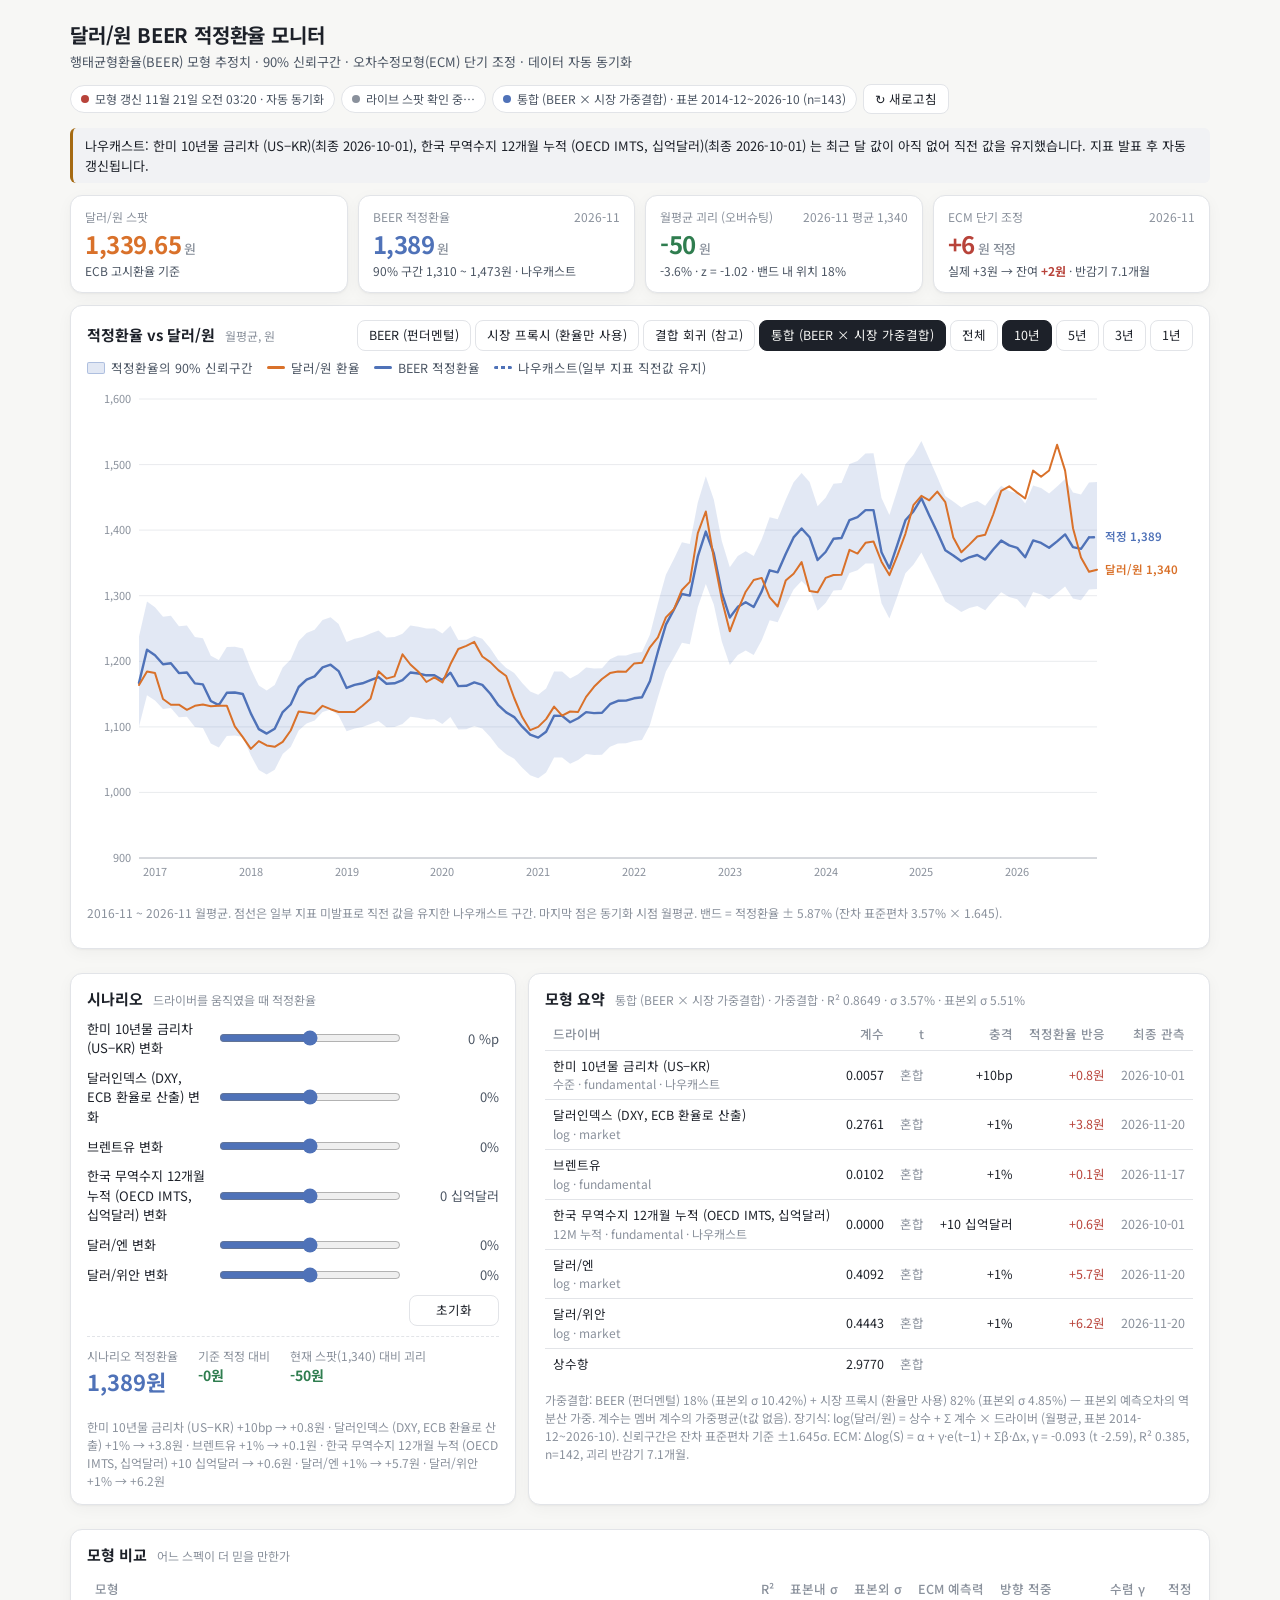
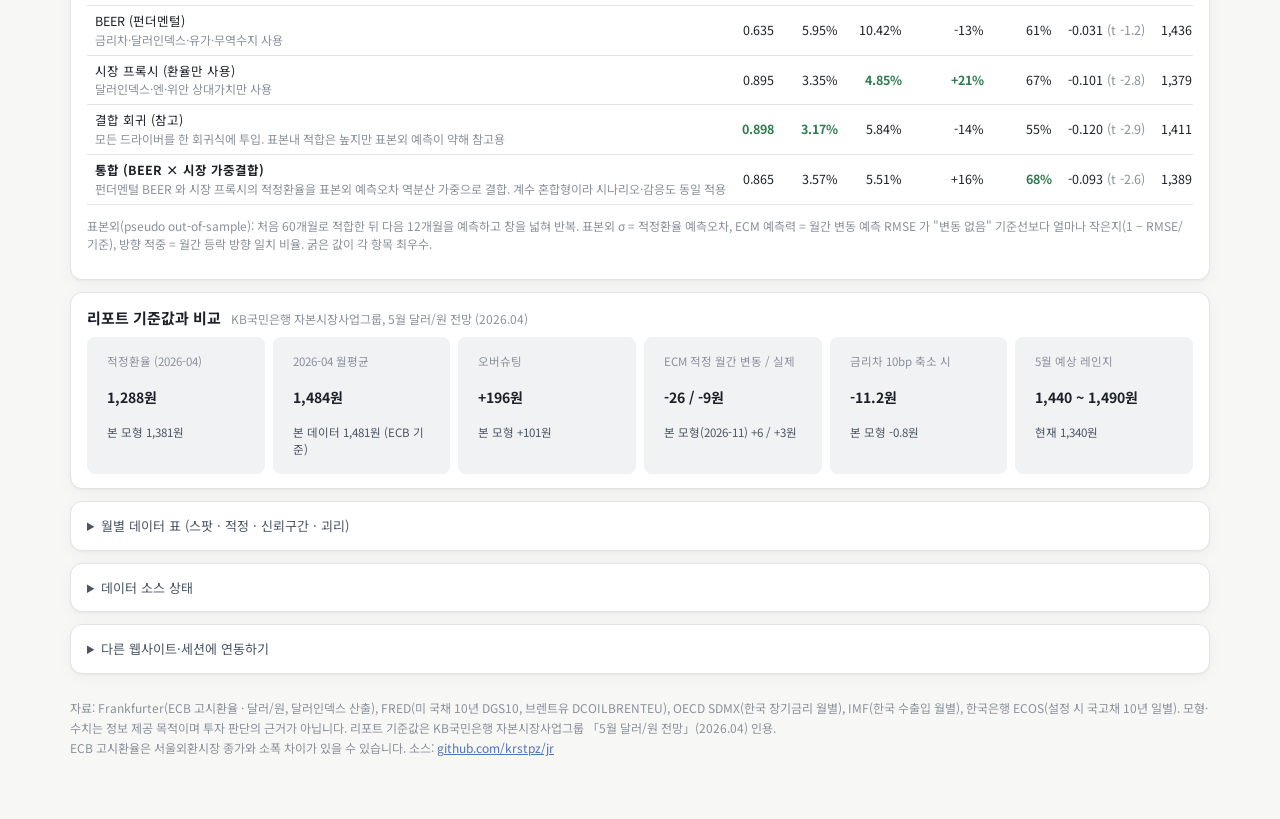
<file: index.html>
<!DOCTYPE html>
<html lang="ko">
<head>
  <meta charset="utf-8">
  <meta name="viewport" content="width=device-width, initial-scale=1">
  <title>달러/원 BEER 적정환율 모니터</title>
  <meta name="description" content="행태균형환율(BEER) 모형으로 추정한 달러/원 적정환율과 90% 신뢰구간을 매일 자동 동기화해 보여주는 대시보드">
  <link rel="preconnect" href="https://fonts.googleapis.com">
  <link href="https://fonts.googleapis.com/css2?family=Noto+Sans+KR:wght@400;500;700&display=swap" rel="stylesheet">
  <link rel="stylesheet" href="assets/style.css">
</head>
<body>
<div class="wrap">
  <header class="top">
    <div>
      <h1>달러/원 BEER 적정환율 모니터</h1>
      <p>행태균형환율(BEER) 모형 추정치 · 90% 신뢰구간 · 오차수정모형(ECM) 단기 조정 · 데이터 자동 동기화</p>
    </div>
    <div class="chips" id="chips">
      <span class="chip"><span class="dot"></span>불러오는 중…</span>
    </div>
  </header>

  <div id="notice"></div>

  <section class="grid-kpi" id="kpis" aria-live="polite"></section>

  <section class="card">
    <div class="toolbar">
      <h2 style="margin:0">적정환율 vs 달러/원 <small>월평균, 원</small></h2>
      <div class="group">
        <span class="group" id="modelSwitch"></span>
        <span class="group" id="rangeSwitch"></span>
      </div>
    </div>
    <div class="legend">
      <span><i class="band"></i>적정환율의 90% 신뢰구간</span>
      <span><i class="spot"></i>달러/원 환율</span>
      <span><i class="fair"></i>BEER 적정환율</span>
      <span><i class="nowcast"></i>나우캐스트(일부 지표 직전값 유지)</span>
    </div>
    <div class="chart-box" id="chart"></div>
    <p class="small muted" id="chartNote"></p>
  </section>

  <div class="grid-2">
    <section class="card" id="scenarioCard">
      <h2>시나리오 <small>드라이버를 움직였을 때 적정환율</small></h2>
      <div class="scen" id="scenario"></div>
      <div class="scen-result" id="scenarioResult"></div>
    </section>
    <section class="card">
      <h2>모형 요약 <small id="modelMeta"></small></h2>
      <div class="table-scroll"><table id="modelTable"></table></div>
      <p class="small muted" id="modelNote"></p>
    </section>
  </div>

  <section class="card" id="compareCard">
    <h2>모형 비교 <small>어느 스펙이 더 믿을 만한가</small></h2>
    <div class="table-scroll"><table id="compareTable"></table></div>
    <p class="small muted" id="compareNote"></p>
  </section>

  <section class="card" id="refCard">
    <h2>리포트 기준값과 비교 <small id="refLabel"></small></h2>
    <div class="ref-grid" id="refGrid"></div>
  </section>

  <section class="card">
    <details>
      <summary>월별 데이터 표 (스팟 · 적정 · 신뢰구간 · 괴리)</summary>
      <div class="table-scroll" style="margin-top:8px"><table id="dataTable"></table></div>
    </details>
  </section>

  <section class="card">
    <details>
      <summary>데이터 소스 상태</summary>
      <div class="table-scroll" style="margin-top:8px"><table id="sourceTable"></table></div>
    </details>
  </section>

  <section class="card">
    <details>
      <summary>다른 웹사이트·세션에 연동하기</summary>
      <div id="integration" style="margin-top:8px"></div>
    </details>
  </section>

  <footer id="footer"></footer>
</div>
<script type="module" src="assets/app.js"></script>
</body>
</html>
</file>
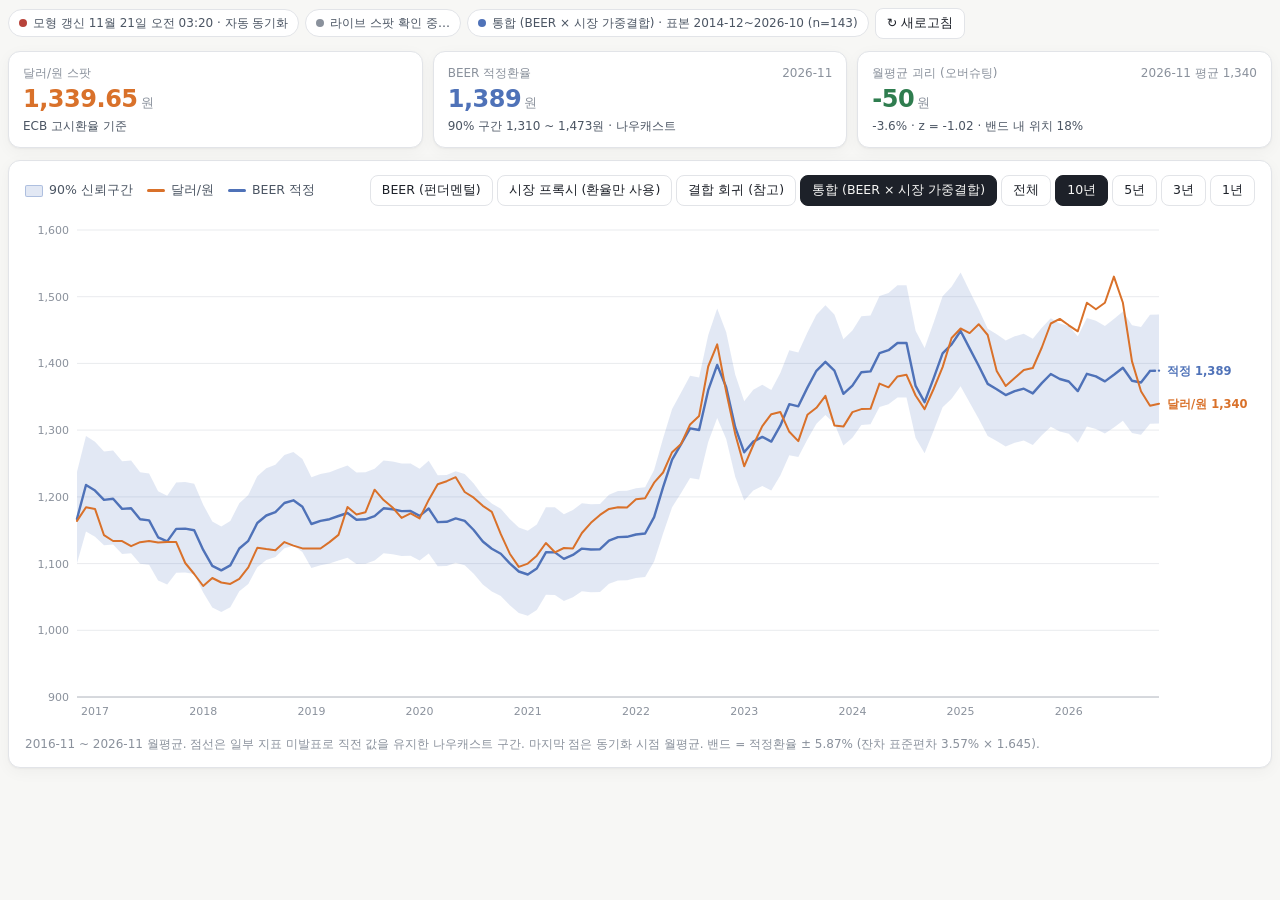
<file: embed.html>
<!DOCTYPE html>
<html lang="ko">
<head>
  <meta charset="utf-8">
  <meta name="viewport" content="width=device-width, initial-scale=1">
  <title>달러/원 BEER 적정환율 (embed)</title>
  <link rel="stylesheet" href="assets/style.css">
</head>
<body data-embed="1">
<div class="wrap">
  <div class="chips" id="chips" style="margin-bottom:6px"></div>
  <div id="notice"></div>
  <section class="grid-kpi" id="kpis"></section>
  <section class="card" style="margin:0">
    <div class="toolbar">
      <span class="legend" style="margin:0">
        <span><i class="band"></i>90% 신뢰구간</span><span><i class="spot"></i>달러/원</span><span><i class="fair"></i>BEER 적정</span>
      </span>
      <div class="group"><span class="group" id="modelSwitch"></span><span class="group" id="rangeSwitch"></span></div>
    </div>
    <div class="chart-box" id="chart"></div>
    <p class="small muted" id="chartNote" style="margin:4px 0 0"></p>
  </section>
</div>
<script type="module" src="assets/app.js"></script>
</body>
</html>
</file>
<file: assets/style.css>
:root {
  color-scheme: light dark;
  --bg: #f7f7f5; --surface: #ffffff; --surface-2: #f1f2f4; --border: #e2e4e8;
  --ink: #1d2129; --ink-2: #4b5563; --ink-3: #8a919c;
  --spot: #d9712a; --fair: #4f72b8; --band: rgba(79,114,184,.16); --band-line: rgba(79,114,184,.35);
  --grid: #e9ebee; --axis: #b8bcc4;
  --good: #2f7d4f; --bad: #b8433a; --warn: #a56a12;
  --radius: 12px; --shadow: 0 1px 2px rgba(0,0,0,.04), 0 4px 16px rgba(0,0,0,.04);
  --font: "Noto Sans KR", "Apple SD Gothic Neo", "Malgun Gothic", system-ui, -apple-system, "Segoe UI", Roboto, sans-serif;
  --mono: ui-monospace, SFMono-Regular, Menlo, Consolas, monospace;
}
@media (prefers-color-scheme: dark) {
  :root:not([data-theme="light"]) {
    --bg: #131519; --surface: #1b1e24; --surface-2: #22262d; --border: #2e333c;
    --ink: #e8eaee; --ink-2: #b4bac4; --ink-3: #7c8390;
    --spot: #d26f33; --fair: #6e92d6; --band: rgba(110,146,214,.18); --band-line: rgba(110,146,214,.4);
    --grid: #262a31; --axis: #4a505b;
    --good: #5cbf85; --bad: #e0736a; --warn: #d9a441;
    --shadow: none;
  }
}
:root[data-theme="dark"] {
  --bg: #131519; --surface: #1b1e24; --surface-2: #22262d; --border: #2e333c;
  --ink: #e8eaee; --ink-2: #b4bac4; --ink-3: #7c8390;
  --spot: #d26f33; --fair: #6e92d6; --band: rgba(110,146,214,.18); --band-line: rgba(110,146,214,.4);
  --grid: #262a31; --axis: #4a505b;
  --good: #5cbf85; --bad: #e0736a; --warn: #d9a441; --shadow: none;
}
* { box-sizing: border-box; }
html, body { margin: 0; background: var(--bg); color: var(--ink); font-family: var(--font); font-size: 14px; line-height: 1.5; }
a { color: var(--fair); }
.wrap { max-width: 1180px; margin: 0 auto; padding: 20px 20px 60px; }
body[data-embed="1"] .wrap { padding: 8px; max-width: none; }
header.top { display: flex; flex-wrap: wrap; align-items: flex-end; justify-content: space-between; gap: 12px; margin-bottom: 14px; }
header.top h1 { font-size: 20px; margin: 0; font-weight: 700; letter-spacing: -.01em; }
header.top p { margin: 2px 0 0; color: var(--ink-2); font-size: 13px; }
.chips { display: flex; flex-wrap: wrap; gap: 6px; align-items: center; }
.chip { display: inline-flex; align-items: center; gap: 6px; padding: 4px 10px; border-radius: 999px; background: var(--surface); border: 1px solid var(--border); font-size: 12px; color: var(--ink-2); white-space: nowrap; }
.chip .dot { width: 8px; height: 8px; border-radius: 50%; background: var(--ink-3); }
.chip.ok .dot { background: var(--good); } .chip.warn .dot { background: var(--warn); } .chip.bad .dot { background: var(--bad); }
.chip.live .dot { animation: pulse 1.6s infinite; }
@keyframes pulse { 0%,100% { opacity: 1 } 50% { opacity: .35 } }
button, select { font: inherit; }
.btn { padding: 5px 11px; border-radius: 8px; border: 1px solid var(--border); background: var(--surface); color: var(--ink); cursor: pointer; font-size: 12.5px; }
.btn:hover { background: var(--surface-2); }
.btn.active { background: var(--ink); color: var(--bg); border-color: var(--ink); }
.btn:disabled { opacity: .5; cursor: default; }
.grid-kpi { display: grid; grid-template-columns: repeat(auto-fit, minmax(160px, 1fr)); gap: 10px; margin: 12px 0; }
.kpi { background: var(--surface); border: 1px solid var(--border); border-radius: var(--radius); padding: 12px 14px; box-shadow: var(--shadow); min-height: 84px; }
.kpi .label { font-size: 12px; color: var(--ink-3); margin-bottom: 4px; display: flex; justify-content: space-between; gap: 6px; }
.kpi .value { font-size: 24px; font-weight: 700; letter-spacing: -.02em; font-variant-numeric: tabular-nums; line-height: 1.15; }
.kpi .value small { font-size: 13px; font-weight: 500; color: var(--ink-3); margin-left: 3px; }
.kpi .sub { font-size: 12px; color: var(--ink-2); margin-top: 4px; font-variant-numeric: tabular-nums; }
.kpi.spot .value { color: var(--spot); } .kpi.fair .value { color: var(--fair); }
.up { color: var(--bad); } .down { color: var(--good); } .neutral { color: var(--ink-2); }
.card { background: var(--surface); border: 1px solid var(--border); border-radius: var(--radius); padding: 14px 16px; box-shadow: var(--shadow); margin: 12px 0; }
.card h2 { font-size: 15px; margin: 0 0 8px; font-weight: 700; }
.card h2 small { font-weight: 400; color: var(--ink-3); font-size: 12px; margin-left: 6px; }
.toolbar { display: flex; flex-wrap: wrap; gap: 8px; align-items: center; justify-content: space-between; margin-bottom: 8px; }
.toolbar .group { display: flex; gap: 4px; flex-wrap: wrap; align-items: center; }
.legend { display: flex; flex-wrap: wrap; gap: 14px; font-size: 12.5px; color: var(--ink-2); margin: 4px 0 6px; }
.legend span { display: inline-flex; align-items: center; gap: 6px; }
.legend i { display: inline-block; width: 18px; height: 3px; border-radius: 2px; }
.legend i.band { height: 12px; background: var(--band); border: 1px solid var(--band-line); }
.legend i.spot { background: var(--spot); } .legend i.fair { background: var(--fair); }
.legend i.nowcast { background: repeating-linear-gradient(90deg, var(--fair) 0 4px, transparent 4px 7px); }
.chart-box { position: relative; width: 100%; }
.chart-box svg { width: 100%; height: auto; display: block; font-family: var(--font); }
.chart-box .tip { position: absolute; pointer-events: none; background: var(--surface); border: 1px solid var(--border); border-radius: 8px; padding: 8px 10px; font-size: 12px; box-shadow: 0 6px 20px rgba(0,0,0,.12); min-width: 170px; display: none; z-index: 3; font-variant-numeric: tabular-nums; }
.chart-box .tip b { font-weight: 700; }
.chart-box .tip .row { display: flex; justify-content: space-between; gap: 12px; }
.chart-box .tip .row i { display: inline-block; width: 8px; height: 8px; border-radius: 2px; margin-right: 5px; }
.grid-2 { display: grid; grid-template-columns: 1fr 1fr; gap: 12px; }
@media (max-width: 860px) { .grid-2 { grid-template-columns: 1fr; } }
table { width: 100%; border-collapse: collapse; font-size: 12.5px; font-variant-numeric: tabular-nums; }
th, td { padding: 6px 8px; border-bottom: 1px solid var(--border); text-align: right; white-space: nowrap; }
th:first-child, td:first-child { text-align: left; }
th { color: var(--ink-3); font-weight: 500; }
.table-scroll { overflow-x: auto; max-height: 360px; overflow-y: auto; }
.muted { color: var(--ink-3); } .small { font-size: 12px; }
.scen { display: grid; grid-template-columns: 1fr; gap: 10px; }
.scen .row { display: grid; grid-template-columns: minmax(120px, 1.3fr) 2fr 90px; gap: 10px; align-items: center; font-size: 13px; }
.scen input[type=range] { width: 100%; accent-color: var(--fair); }
.scen .val { text-align: right; font-variant-numeric: tabular-nums; color: var(--ink-2); }
.scen-result { display: flex; gap: 20px; flex-wrap: wrap; align-items: baseline; margin-top: 10px; padding-top: 10px; border-top: 1px dashed var(--border); }
.scen-result .big { font-size: 22px; font-weight: 700; color: var(--fair); font-variant-numeric: tabular-nums; }
details summary { cursor: pointer; color: var(--ink-2); font-size: 13px; }
pre { background: var(--surface-2); border: 1px solid var(--border); border-radius: 8px; padding: 10px 12px; overflow-x: auto; font-size: 12px; font-family: var(--mono); }
code { font-family: var(--mono); font-size: 12px; background: var(--surface-2); padding: 1px 4px; border-radius: 4px; }
.notice { border-left: 3px solid var(--warn); background: var(--surface-2); padding: 8px 12px; border-radius: 6px; font-size: 13px; margin: 10px 0; }
.notice.bad { border-color: var(--bad); }
.ref-grid { display: grid; grid-template-columns: repeat(auto-fit, minmax(150px, 1fr)); gap: 8px; }
.ref-grid div { background: var(--surface-2); border-radius: 8px; padding: 8px 10px; }
.ref-grid .l { font-size: 11.5px; color: var(--ink-3); } .ref-grid .v { font-weight: 700; font-variant-numeric: tabular-nums; }
.ref-grid .m { font-size: 11.5px; color: var(--ink-2); }
footer { color: var(--ink-3); font-size: 12px; margin-top: 24px; line-height: 1.7; }
.sr-only { position: absolute; left: -9999px; }
</file>
